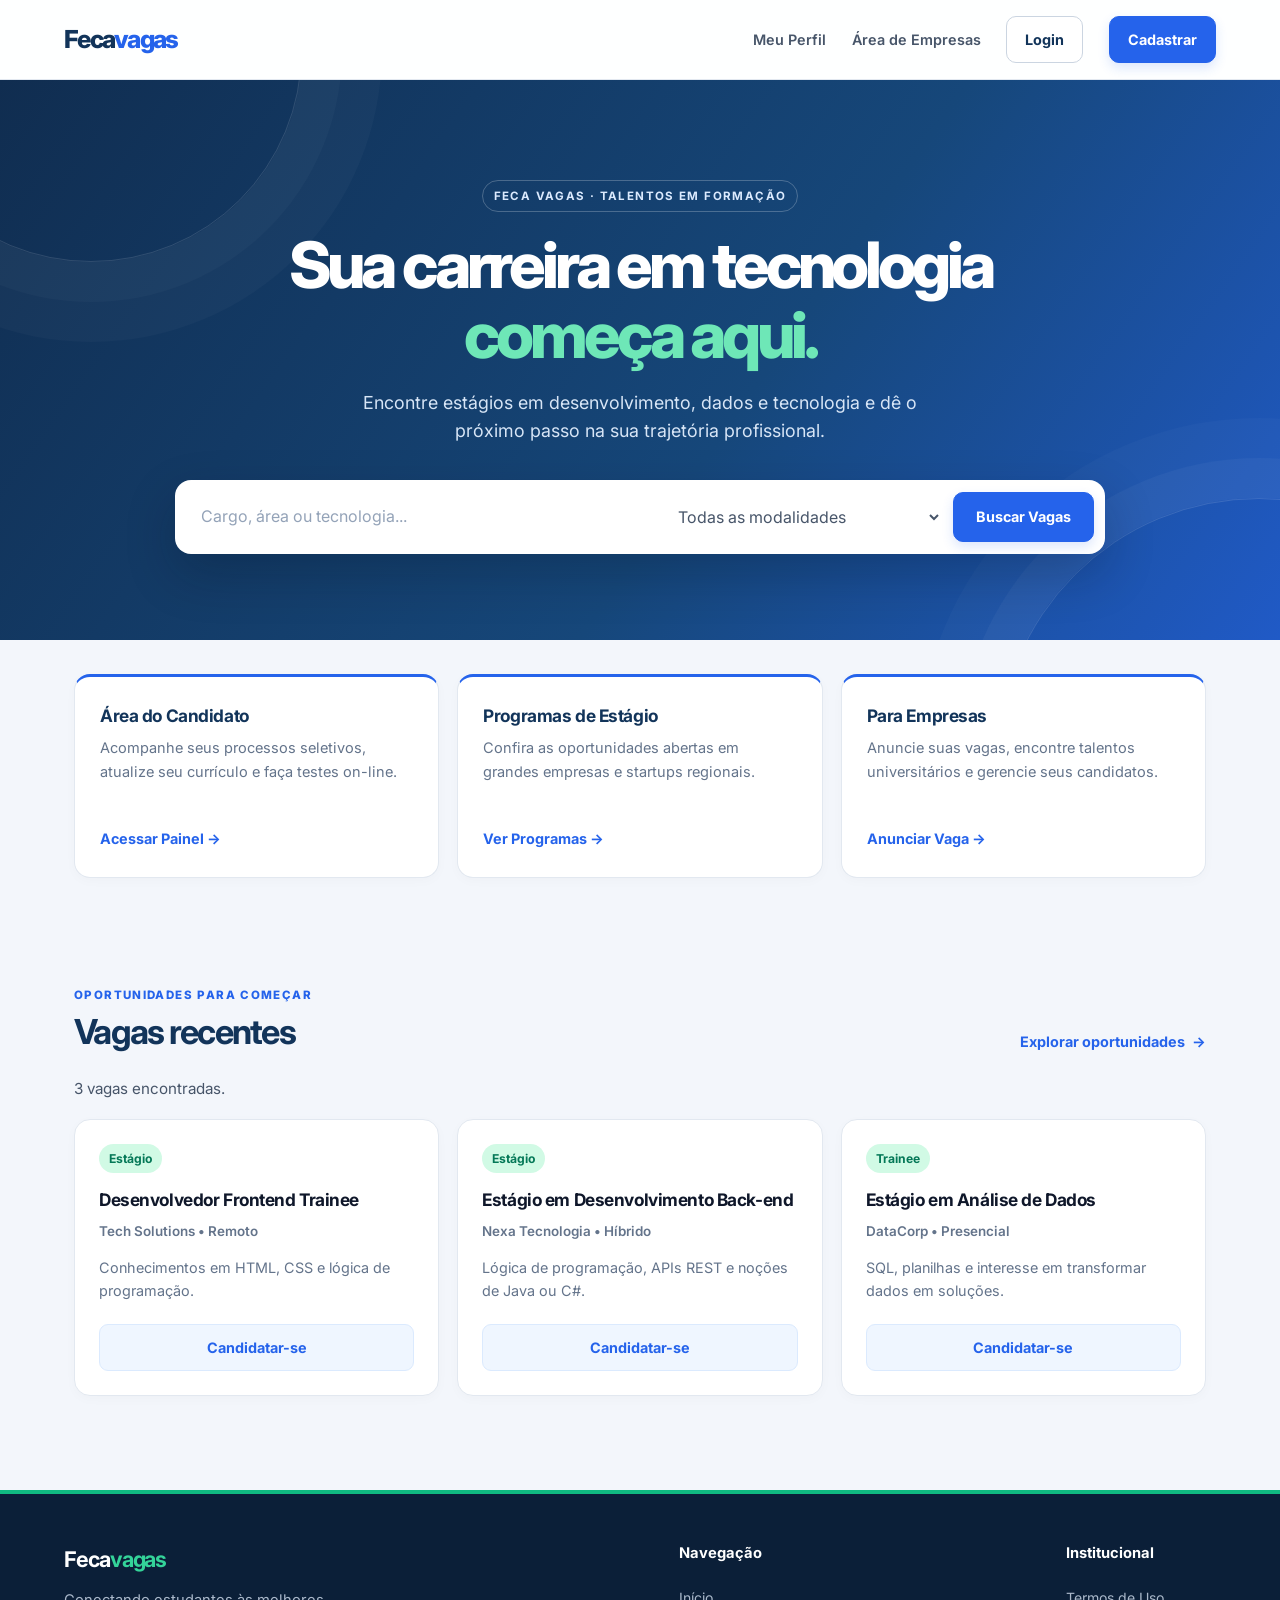
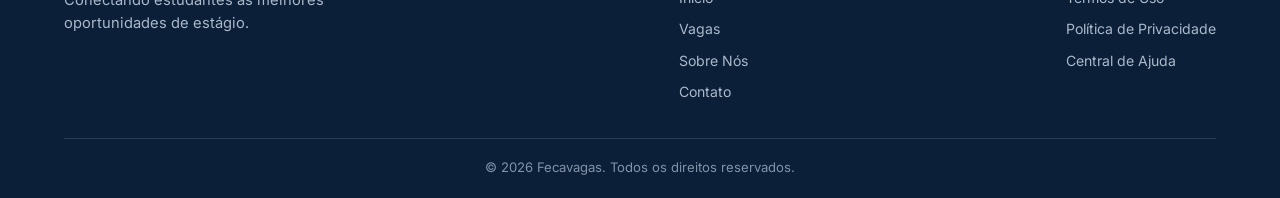
<file: index.html>
<!DOCTYPE html>
<html lang="pt-BR">
<head>
    <meta charset="UTF-8">
    <meta name="viewport" content="width=device-width, initial-scale=1.0">
    <link rel="stylesheet" href="css/style.css">
    <link rel="stylesheet" href="css/home.css">
    <title>Fecavagas | Portal de Estágios</title>
</head>
<body>

    <header class="topo">
        <a href="index.html" class="logo">Feca<span>vagas</span></a>
    
        <nav class="menu">
            <a href="perfil.html">Meu Perfil</a>
            <a href="#">Área de Empresas</a>
            <a href="login.html" class="btn-secundario">Login</a>
            <a href="#" class="btn-primario">Cadastrar</a>
        </nav>
    </header>

    <main>

        <!-- SEÇÃO HERO / ÁREA DE BUSCA -->
        <section class="hero">
            <span class="hero-etiqueta">FECA VAGAS · TALENTOS EM FORMAÇÃO</span>
            <h1>Sua carreira em tecnologia<br><span>começa aqui.</span></h1>
            <p>Encontre estágios em desenvolvimento, dados e tecnologia e dê o próximo passo na sua trajetória profissional.</p>
      
            <form class="busca-form" id="form-busca">
                <input id="termo-busca" type="search" aria-label="Buscar vagas por cargo, área ou tecnologia" placeholder="Cargo, área ou tecnologia...">
                <select id="filtro-modalidade" aria-label="Filtrar por modalidade">
                    <option value="">Todas as modalidades</option>
                    <option value="remoto">Remoto</option>
                    <option value="presencial">Presencial</option>
                    <option value="hibrido">Híbrido</option>
                </select>
                <button type="submit" class="btn-primario">Buscar Vagas</button>
            </form>
        </section>

    <!-- ATALHOS PARA OS DIVERSOS MÓDULOS -->
        <section class="modulos" aria-label="Acesso rápido">
            <article class="card-modulo">
                <h2>Área do Candidato</h2>
                <p>Acompanhe seus processos seletivos, atualize seu currículo e faça testes on-line.</p>
                <a href="#" class="link-acao">Acessar Painel &rarr;</a>
            </article>

            <article class="card-modulo">
                <h2>Programas de Estágio</h2>
                <p>Confira as oportunidades abertas em grandes empresas e startups regionais.</p>
                <a href="#" class="link-acao">Ver Programas &rarr;</a>
            </article>

            <article class="card-modulo">
                <h2>Para Empresas</h2>
                <p>Anuncie suas vagas, encontre talentos universitários e gerencie seus candidatos.</p>
                <a href="#" class="link-acao">Anunciar Vaga &rarr;</a>
            </article>
        </section>


        <section class="vagas-destaque" id="vagas">
            <div class="secao-cabecalho">
                <div>
                    <span class="sobretitulo">OPORTUNIDADES PARA COMEÇAR</span>
                    <h2>Vagas recentes</h2>
                </div>
                <a href="#vagas" class="link-acao">Explorar oportunidades <span aria-hidden="true">&rarr;</span></a>
            </div>
      
            <p id="mensagem-busca" class="mensagem-busca" role="status" aria-live="polite"></p>
            <section class="grid-vagas" id="lista-vagas">
                <article class="card-vaga">
                    <span class="tag">Estágio</span>
                    <h3>Desenvolvedor Frontend Trainee</h3>
                    <p class="empresa">Tech Solutions • Remoto</p>
                    <p class="requisitos">Conhecimentos em HTML, CSS e lógica de programação.</p>
                    <a href="#" class="btn-detalhes">Candidatar-se</a>
                </article>

                <article class="card-vaga">
                    <span class="tag">Estágio</span>
                    <h3>Estágio em Desenvolvimento Back-end</h3>
                    <p class="empresa">Nexa Tecnologia <span aria-hidden="true">•</span> Híbrido</p>
                    <p class="requisitos">Lógica de programação, APIs REST e noções de Java ou C#.</p>
                    <a href="#" class="btn-detalhes">Candidatar-se</a>
                </article>

                <article class="card-vaga">
                    <span class="tag">Trainee</span>
                    <h3>Estágio em Análise de Dados</h3>
                    <p class="empresa">DataCorp <span aria-hidden="true">•</span> Presencial</p>
                    <p class="requisitos">SQL, planilhas e interesse em transformar dados em soluções.</p>
                    <a href="#" class="btn-detalhes">Candidatar-se</a>
                </article>
            </section>
        </section>

    </main>

    <footer class="rodape">
        <div class="rodape-conteudo">
    
            <div class="rodape-info">
                <h3>Feca<span>vagas</span></h3>
                <p>Conectando estudantes às melhores oportunidades de estágio.</p>
            </div>

            <nav class="rodape-nav">
                <h4>Navegação</h4>
                <a href="index.html">Início</a>
                <a href="#">Vagas</a>
                <a href="#">Sobre Nós</a>
                <a href="#">Contato</a>
            </nav>

            <nav class="rodape-nav">
                <h4>Institucional</h4>
                <a href="#">Termos de Uso</a>
                <a href="#">Política de Privacidade</a>
                <a href="#">Central de Ajuda</a>
            </nav>

        </div>

        <p class="rodape-copyright">&copy; 2026 Fecavagas. Todos os direitos reservados.</p>
    </footer>

    <script src="js/busca.js"></script>
</body>
</html>
</file>
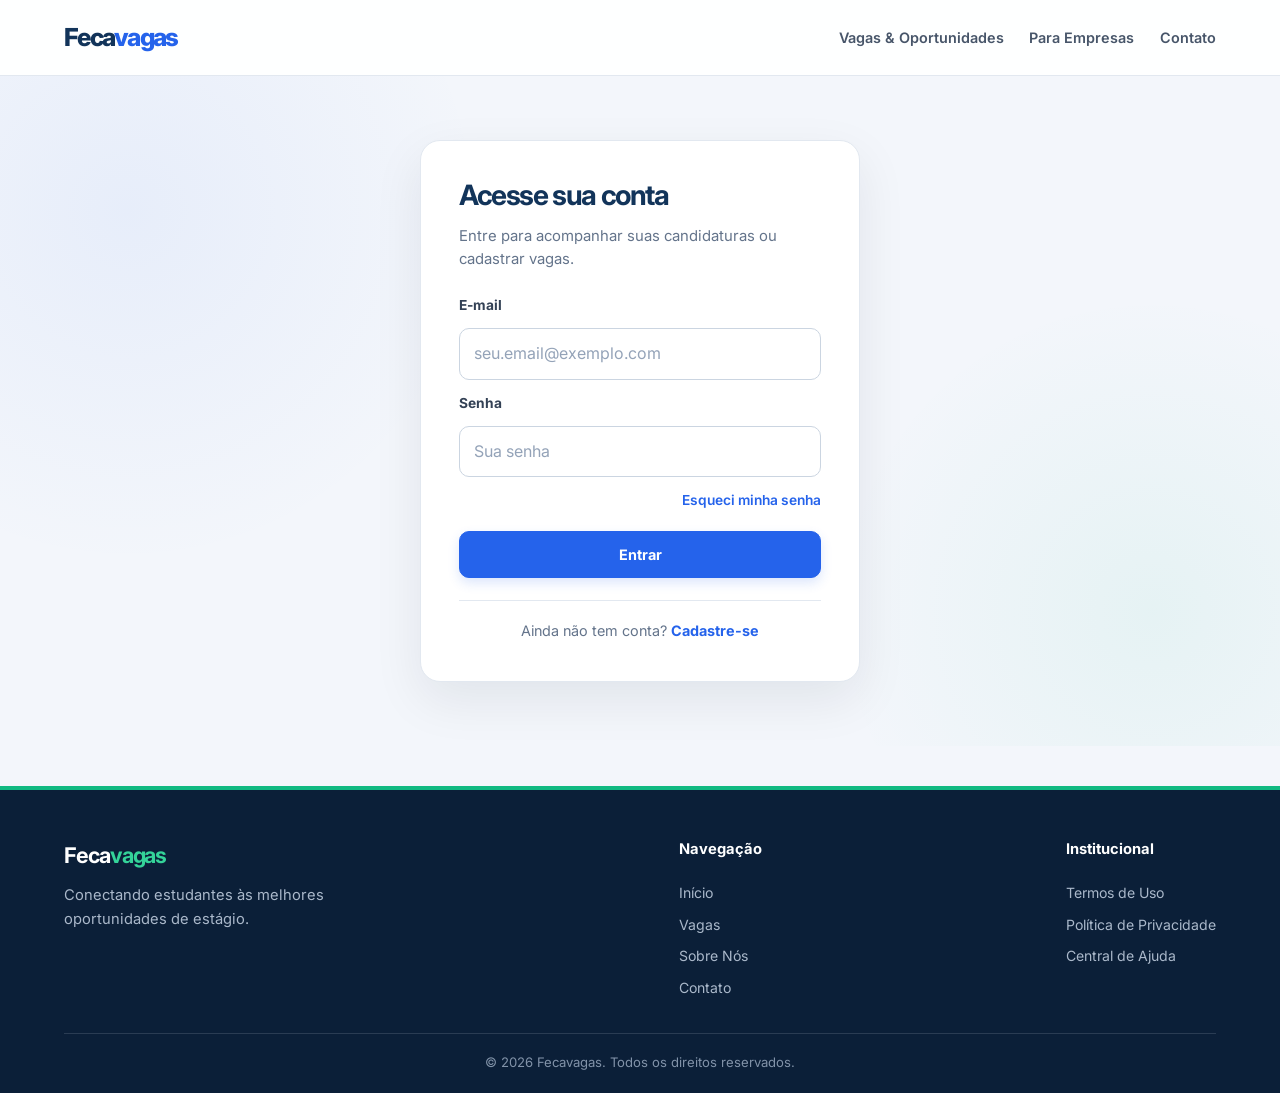
<file: login.html>
<!DOCTYPE html>
<html lang="pt-BR">
<head>
    <meta charset="UTF-8">
    <meta name="viewport" content="width=device-width, initial-scale=1.0">
    <link rel="stylesheet" href="css/style.css">
    <link rel="stylesheet" href="css/login.css">
    <title>Fecavagas | Login</title>
</head>
<body>

    <header class="topo">

        <a href="index.html" class="logo">Feca<span>vagas</span></a>
    
        <nav class="menu">
            <a href="#">Vagas & Oportunidades</a>
            <a href="#">Para Empresas</a>
            <a href="#">Contato</a>
        </nav>

    </header>

    <main class="login-secao">
        <form class="login-card">
            <h2>Acesse sua conta</h2>
            <p class="login-subtitulo">Entre para acompanhar suas candidaturas ou cadastrar vagas.</p>

            <label for="email">E-mail</label>
            <input type="email" id="email" placeholder="seu.email@exemplo.com" required>

            <label for="senha">Senha</label>
            <input type="password" id="senha" placeholder="Sua senha" required>

            <a href="#" class="link-esqueci">Esqueci minha senha</a>

            <button type="submit" class="btn-primario btn-entrar">Entrar</button>

            <p class="cadastro-prompt">
            Ainda não tem conta? <a href="cadastro.html">Cadastre-se</a>
            </p>
        </form>
    </main>

    <footer class="rodape">
        <div class="rodape-conteudo">
    
            <div class="rodape-info">
                <h3>Feca<span>vagas</span></h3>
                <p>Conectando estudantes às melhores oportunidades de estágio.</p>
            </div>

            <nav class="rodape-nav">
                <h4>Navegação</h4>
                <a href="index.html">Início</a>
                <a href="#">Vagas</a>
                <a href="#">Sobre Nós</a>
                <a href="#">Contato</a>
            </nav>

            <nav class="rodape-nav">
                <h4>Institucional</h4>
                <a href="#">Termos de Uso</a>
                <a href="#">Política de Privacidade</a>
                <a href="#">Central de Ajuda</a>
            </nav>

        </div>

        <p class="rodape-copyright">&copy; 2026 Fecavagas. Todos os direitos reservados.</p>
    </footer>
</body>
</html>
</file>
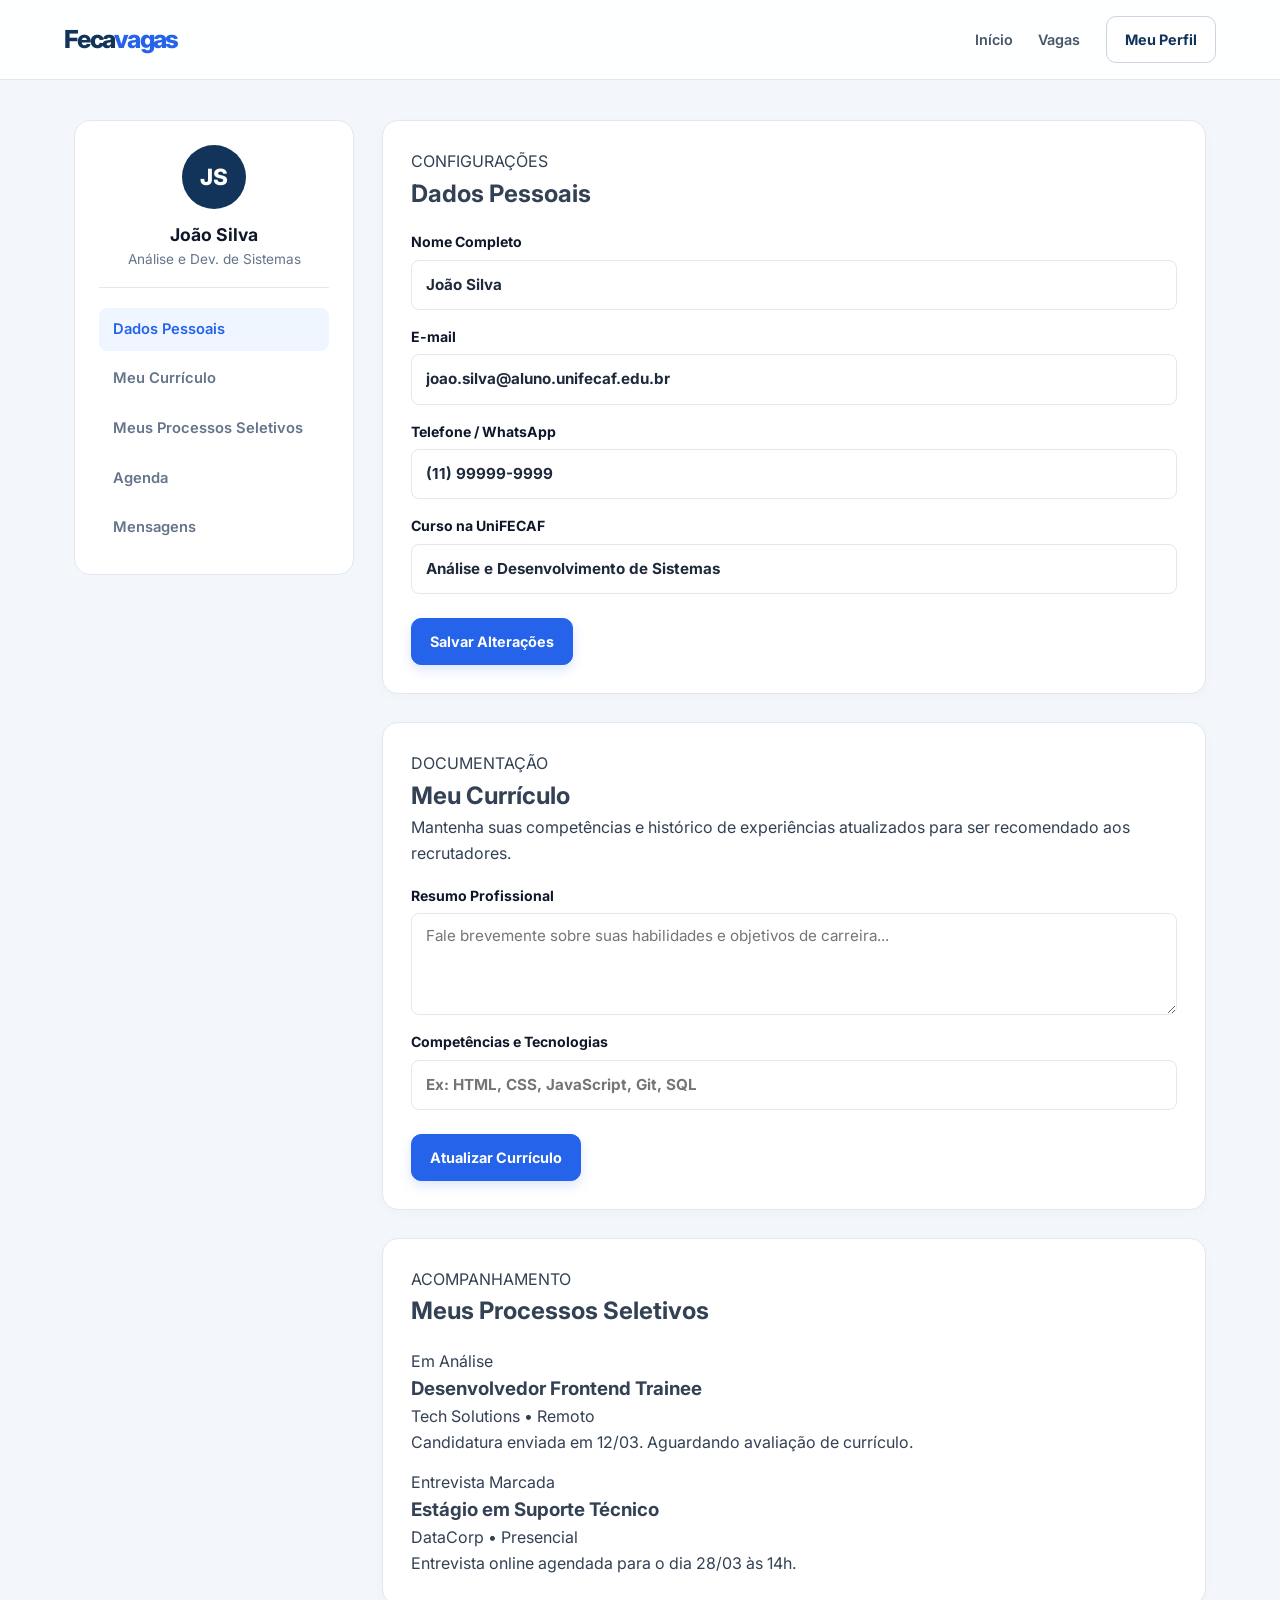
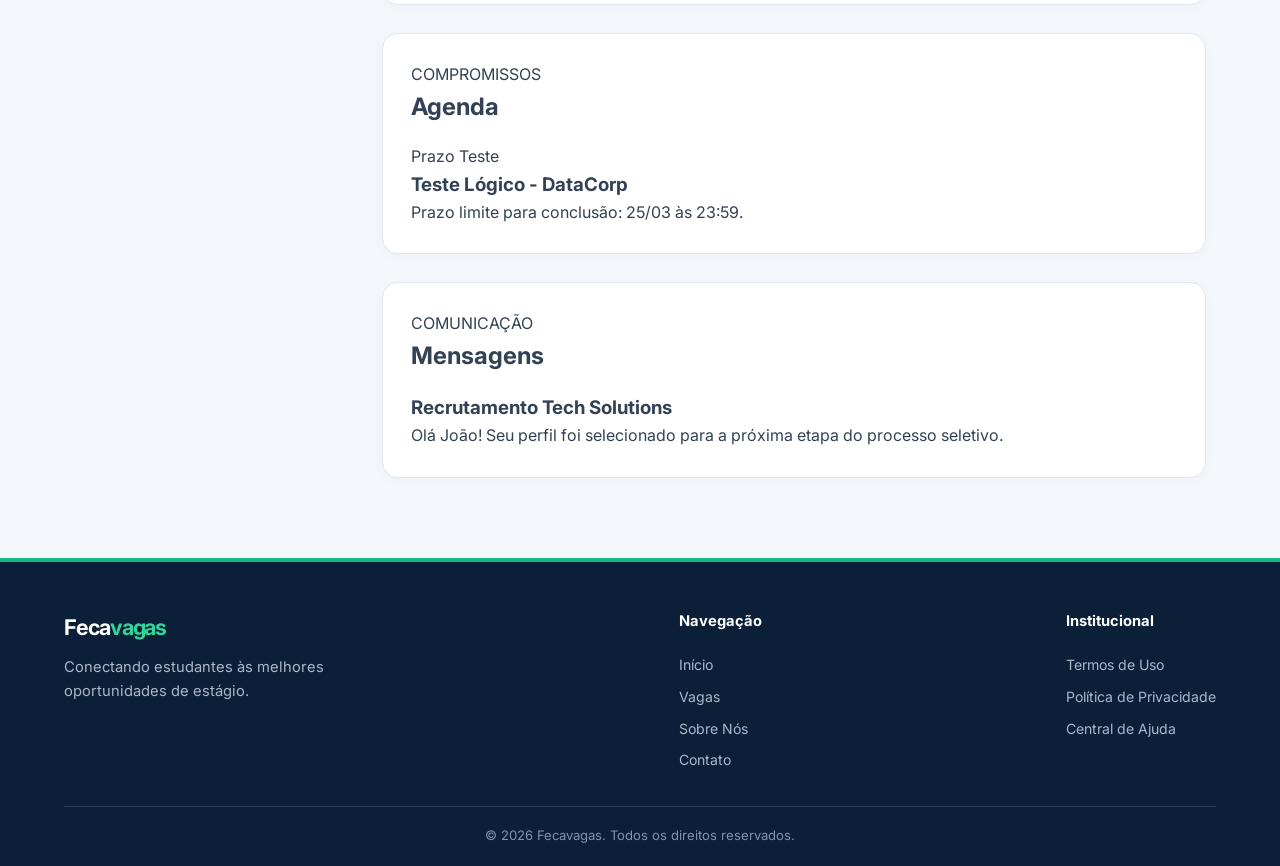
<file: perfil.html>
<!DOCTYPE html>
<html lang="pt-BR">
<head>
  <meta charset="UTF-8">
  <meta name="viewport" content="width=device-width, initial-scale=1.0">
  <title>Fecavagas | Perfil do Candidato</title>
  <link rel="stylesheet" href="css/style.css">
  <link rel="stylesheet" href="css/perfil.css">
</head>
<body>

  <!-- CABEÇALHO -->
  <header class="topo">
    <a href="index.html" class="logo">Feca<span>vagas</span></a>
    <nav class="menu">
      <a href="index.html">Início</a>
      <a href="#">Vagas</a>
      <a href="perfil.html" class="btn-secundario">Meu Perfil</a>
    </nav>
  </header>

  <!-- ÁREA DO PERFIL / DASHBOARD -->
  <main class="perfil-container">
    
    <!-- MENU LATERAL DE ABAS -->
    <aside class="perfil-menu">
      <header class="usuario-resumo">
        <div class="avatar">JS</div>
        <h3>João Silva</h3>
        <p>Análise e Dev. de Sistemas</p>
      </header>

      <nav class="abas-nav">
        <a href="#dados" class="aba-link ativa">Dados Pessoais</a>
        <a href="#curriculo" class="aba-link">Meu Currículo</a>
        <a href="#processos" class="aba-link">Meus Processos Seletivos</a>
        <a href="#agenda" class="aba-link">Agenda</a>
        <a href="#mensagens" class="aba-link">Mensagens</a>
      </nav>
    </aside>

    <!-- CONTEÚDO DAS ABAS -->
    <section class="perfil-conteudo">

      <!-- ABA: DADOS PESSOAIS -->
      <article id="dados" class="painel-card">
        <header class="secao-cabecalho">
          <div>
            <span class="sobretitulo">CONFIGURAÇÕES</span>
            <h2>Dados Pessoais</h2>
          </div>
        </header>

        <form class="form-perfil">
          <label>
            Nome Completo
            <input type="text" value="João Silva" required>
          </label>

          <label>
            E-mail
            <input type="email" value="joao.silva@aluno.unifecaf.edu.br" required>
          </label>

          <label>
            Telefone / WhatsApp
            <input type="tel" value="(11) 99999-9999">
          </label>

          <label>
            Curso na UniFECAF
            <input type="text" value="Análise e Desenvolvimento de Sistemas">
          </label>

          <button type="submit" class="btn-primario">Salvar Alterações</button>
        </form>
      </article>

      <!-- ABA: MEU CURRÍCULO -->
      <article id="curriculo" class="painel-card">
        <header class="secao-cabecalho">
          <div>
            <span class="sobretitulo">DOCUMENTAÇÃO</span>
            <h2>Meu Currículo</h2>
          </div>
        </header>
        
        <p class="requisitos">Mantenha suas competências e histórico de experiências atualizados para ser recomendado aos recrutadores.</p>
        
        <form class="form-perfil">
          <label>
            Resumo Profissional
            <textarea rows="4" placeholder="Fale brevemente sobre suas habilidades e objetivos de carreira..."></textarea>
          </label>

          <label>
            Competências e Tecnologias
            <input type="text" placeholder="Ex: HTML, CSS, JavaScript, Git, SQL">
          </label>

          <button type="submit" class="btn-primario">Atualizar Currículo</button>
        </form>
      </article>

      <!-- ABA: MEUS PROCESSOS SELETIVOS -->
      <article id="processos" class="painel-card">
        <header class="secao-cabecalho">
          <div>
            <span class="sobretitulo">ACOMPANHAMENTO</span>
            <h2>Meus Processos Seletivos</h2>
          </div>
        </header>

        <section class="lista-processos">
          <article class="card-vaga">
            <span class="tag">Em Análise</span>
            <h3>Desenvolvedor Frontend Trainee</h3>
            <p class="empresa">Tech Solutions • Remoto</p>
            <p class="requisitos">Candidatura enviada em 12/03. Aguardando avaliação de currículo.</p>
          </article>

          <article class="card-vaga">
            <span class="tag">Entrevista Marcada</span>
            <h3>Estágio em Suporte Técnico</h3>
            <p class="empresa">DataCorp • Presencial</p>
            <p class="requisitos">Entrevista online agendada para o dia 28/03 às 14h.</p>
          </article>
        </section>
      </article>

      <!-- ABA: AGENDA -->
      <article id="agenda" class="painel-card">
        <header class="secao-cabecalho">
          <div>
            <span class="sobretitulo">COMPROMISSOS</span>
            <h2>Agenda</h2>
          </div>
        </header>

        <section class="lista-agenda">
          <article class="card-vaga">
            <span class="tag">Prazo Teste</span>
            <h3>Teste Lógico - DataCorp</h3>
            <p class="requisitos">Prazo limite para conclusão: 25/03 às 23:59.</p>
          </article>
        </section>
      </article>

      <!-- ABA: MENSAGENS -->
      <article id="mensagens" class="painel-card">
        <header class="secao-cabecalho">
          <div>
            <span class="sobretitulo">COMUNICAÇÃO</span>
            <h2>Mensagens</h2>
          </div>
        </header>

        <section class="lista-mensagens">
          <article class="card-vaga">
            <h3>Recrutamento Tech Solutions</h3>
            <p class="requisitos">Olá João! Seu perfil foi selecionado para a próxima etapa do processo seletivo.</p>
          </article>
        </section>
      </article>

    </section>
  </main>

  <!-- RODAPÉ -->
    <footer class="rodape">
        <div class="rodape-conteudo">
    
            <div class="rodape-info">
                <h3>Feca<span>vagas</span></h3>
                <p>Conectando estudantes às melhores oportunidades de estágio.</p>
            </div>

            <nav class="rodape-nav">
                <h4>Navegação</h4>
                <a href="index.html">Início</a>
                <a href="#">Vagas</a>
                <a href="#">Sobre Nós</a>
                <a href="#">Contato</a>
            </nav>

            <nav class="rodape-nav">
                <h4>Institucional</h4>
                <a href="#">Termos de Uso</a>
                <a href="#">Política de Privacidade</a>
                <a href="#">Central de Ajuda</a>
            </nav>

        </div>

        <p class="rodape-copyright">&copy; 2026 Fecavagas. Todos os direitos reservados.</p>
    </footer>

</body>
</html>
</file>
<file: css/style.css>
/* FecaVagas — estilos globais */
@import url('https://fonts.googleapis.com/css2?family=Inter:wght@400;500;600;700;800&display=swap');

:root {
  --azul: #12345a;
  --azul-acao: #2563eb;
  --azul-acao-hover: #1d4ed8;
  --verde: #10b981;
  --verde-claro: #d1fae5;
  --fundo: #f3f6fb;
  --superficie: #ffffff;
  --escuro: #0f172a;
  --texto: #334155;
  --texto-suave: #64748b;
  --borda: #e2e8f0;
  --sombra-card: 0 12px 32px rgba(15, 23, 42, 0.06);
  --raio: 16px;
}

* {
  margin: 0;
  padding: 0;
  box-sizing: border-box;
}

html { scroll-behavior: smooth; }

body {
  background: var(--fundo);
  color: var(--texto);
  font-family: 'Inter', Arial, sans-serif;
  line-height: 1.6;
  -webkit-font-smoothing: antialiased;
}

a { color: inherit; text-decoration: none; }

button, input, select { font: inherit; }

button, a, input, select { -webkit-tap-highlight-color: transparent; }

a:focus-visible, button:focus-visible, input:focus-visible, select:focus-visible {
  outline: 3px solid rgba(37, 99, 235, 0.35);
  outline-offset: 3px;
}

/* Cabeçalho */
.topo {
  min-height: 76px;
  background: rgba(255, 255, 255, 0.96);
  padding: 16px clamp(20px, 5vw, 72px);
  display: flex;
  justify-content: space-between;
  align-items: center;
  gap: 24px;
  border-bottom: 1px solid var(--borda);
  position: relative;
  z-index: 5;
}

.logo {
  font-size: 1.55rem;
  letter-spacing: -0.07em;
  font-weight: 800;
  color: var(--azul);
  white-space: nowrap;
}

.logo span { color: var(--azul-acao); }

.menu {
  display: flex;
  align-items: center;
  justify-content: flex-end;
  gap: clamp(12px, 2vw, 28px);
}

.menu > a:not(.btn-primario):not(.btn-secundario) {
  font-size: 0.9rem;
  color: #475569;
  font-weight: 600;
  transition: color 160ms ease;
}

.menu > a:not(.btn-primario):not(.btn-secundario):hover { color: var(--azul-acao); }

/* Botões */
.btn-primario, .btn-secundario {
  min-height: 44px;
  padding: 11px 18px;
  border-radius: 10px;
  font-size: 0.9rem;
  font-weight: 700;
  cursor: pointer;
  display: inline-flex;
  align-items: center;
  justify-content: center;
  text-align: center;
  transition: transform 160ms ease, background 160ms ease, box-shadow 160ms ease;
}

.btn-primario {
  background: var(--azul-acao);
  color: #fff;
  border: 1px solid var(--azul-acao);
  box-shadow: 0 5px 12px rgba(37, 99, 235, 0.16);
}

.btn-primario:hover {
  background: var(--azul-acao-hover);
  transform: translateY(-1px);
  box-shadow: 0 8px 18px rgba(37, 99, 235, 0.22);
}

.btn-secundario {
  border: 1px solid #cbd5e1;
  color: var(--azul);
  background: #fff;
}

.btn-secundario:hover { background: #f8fafc; border-color: #94a3b8; }

/* Rodapé */
.rodape {
  margin-top: 40px;
  background: #0b1f38;
  color: #aab8ca;
  padding: 48px clamp(20px, 5vw, 72px) 20px;
  border-top: 4px solid var(--verde);
}

.rodape-conteudo {
  display: flex;
  justify-content: space-between;
  gap: 36px;
  max-width: 1180px;
  margin: 0 auto;
  flex-wrap: wrap;
}

.rodape-info { max-width: 310px; }

.rodape-info h3, .rodape-nav h4 {
  color: #fff;
  margin-bottom: 12px;
}

.rodape-info h3 {
  font-size: 1.35rem;
  letter-spacing: -0.05em;
}

.rodape-info h3 span { color: #34d399; }

.rodape-info p { color: #aab8ca; font-size: 0.92rem; }

.rodape-nav { display: flex; flex-direction: column; gap: 9px; }

.rodape-nav h4 { font-size: 0.92rem; }

.rodape-nav a {
  font-size: 0.88rem;
  color: #aab8ca;
  transition: color 160ms ease;
}

.rodape-nav a:hover { color: #6ee7b7; }

.rodape-copyright {
  max-width: 1180px;
  text-align: center;
  margin: 34px auto 0;
  padding-top: 18px;
  border-top: 1px solid rgba(203, 213, 225, 0.16);
  font-size: 0.82rem;
  color: #8293a9;
}

@media (max-width: 760px) {
  .topo { align-items: flex-start; flex-direction: column; gap: 14px; }
  .menu { width: 100%; justify-content: flex-start; flex-wrap: wrap; gap: 10px 16px; }
  .menu > a:not(.btn-primario):not(.btn-secundario) { font-size: 0.86rem; }
  .rodape-conteudo { display: grid; grid-template-columns: repeat(2, minmax(0, 1fr)); }
  .rodape-info { grid-column: 1 / -1; }
}

@media (prefers-reduced-motion: reduce) {
  *, *::before, *::after { scroll-behavior: auto !important; transition-duration: 0.01ms !important; }
}
</file>
<file: css/home.css>
/* FecaVagas — página inicial */
.hero {
  position: relative;
  overflow: hidden;
  isolation: isolate;
  background: linear-gradient(125deg, #102d50 0%, #16477a 58%, #2563eb 120%);
  color: #fff;
  padding: clamp(58px, 8vw, 100px) 20px 86px;
  text-align: center;
}

.hero::before, .hero::after {
  content: "";
  position: absolute;
  z-index: -1;
  border: 1px solid rgba(255,255,255,0.13);
  border-radius: 50%;
  pointer-events: none;
}

.hero::before {
  width: 420px;
  height: 420px;
  top: -240px;
  left: -120px;
  box-shadow: 0 0 0 40px rgba(255,255,255,0.025), 0 0 0 80px rgba(255,255,255,0.025);
}

.hero::after {
  width: 520px;
  height: 520px;
  right: -240px;
  bottom: -380px;
  box-shadow: 0 0 0 40px rgba(255,255,255,0.035), 0 0 0 80px rgba(255,255,255,0.025);
}

.hero-etiqueta {
  display: inline-block;
  margin-bottom: 18px;
  padding: 6px 11px;
  border: 1px solid rgba(255,255,255,0.23);
  border-radius: 999px;
  color: #dbeafe;
  font-size: 0.72rem;
  font-weight: 700;
  letter-spacing: 0.12em;
}

.hero h1 {
  max-width: 850px;
  margin: 0 auto;
  font-size: clamp(2.25rem, 5vw, 4.1rem);
  line-height: 1.08;
  letter-spacing: -0.065em;
  font-weight: 800;
}

.hero h1 span { color: #6ee7b7; }

.hero > p {
  max-width: 620px;
  margin: 20px auto 0;
  color: #d7e5f6;
  font-size: clamp(1rem, 2vw, 1.12rem);
}

.busca-form {
  position: relative;
  z-index: 1;
  width: min(100%, 930px);
  margin: 34px auto 0;
  padding: 10px;
  display: flex;
  gap: 10px;
  align-items: center;
  background: #fff;
  border: 1px solid rgba(255,255,255,0.35);
  border-radius: 16px;
  box-shadow: 0 20px 50px rgba(4, 17, 35, 0.24);
}

.busca-form input, .busca-form select {
  min-width: 0;
  min-height: 50px;
  padding: 12px 14px;
  color: #1e293b;
  background: #fff;
  border: 1px solid transparent;
  border-radius: 9px;
  outline: none;
}

.busca-form input { flex: 1.7; }
.busca-form select { flex: 1; cursor: pointer; color: #475569; }

.busca-form input:focus, .busca-form select:focus {
  border-color: #93c5fd;
  background: #f8fbff;
}

.busca-form input::placeholder { color: #94a3b8; }

.busca-form .btn-primario {
  min-height: 50px;
  white-space: nowrap;
  padding-inline: 22px;
}

.modulos, .vagas-destaque {
  width: min(100%, 1220px);
  margin: 0 auto;
  padding: 54px clamp(20px, 4vw, 44px);
}

.modulos {
  display: grid;
  grid-template-columns: repeat(3, minmax(0, 1fr));
  gap: 18px;
  padding-top: 34px;
}

.card-modulo, .card-vaga {
  min-width: 0;
  background: var(--superficie);
  border: 1px solid var(--borda);
  border-radius: var(--raio);
  padding: 25px;
  box-shadow: 0 3px 12px rgba(15, 23, 42, 0.025);
  transition: transform 180ms ease, box-shadow 180ms ease, border-color 180ms ease;
}

.card-modulo:hover, .card-vaga:hover {
  transform: translateY(-4px);
  box-shadow: var(--sombra-card);
  border-color: #cbdaf0;
}

.card-modulo { border-top: 3px solid var(--azul-acao); }

.card-modulo h2 {
  color: var(--azul);
  font-size: 1.08rem;
  letter-spacing: -0.025em;
  margin-bottom: 8px;
}

.card-modulo p {
  color: var(--texto-suave);
  font-size: 0.91rem;
  min-height: 72px;
}

.link-acao {
  display: inline-flex;
  align-items: center;
  gap: 7px;
  margin-top: 18px;
  color: var(--azul-acao);
  font-size: 0.9rem;
  font-weight: 700;
}

.link-acao:hover { color: var(--azul-acao-hover); }

.secao-cabecalho {
  display: flex;
  align-items: end;
  justify-content: space-between;
  gap: 20px;
  margin-bottom: 24px;
}

.sobretitulo {
  display: block;
  margin-bottom: 7px;
  color: var(--azul-acao);
  font-size: 0.72rem;
  letter-spacing: 0.12em;
  font-weight: 800;
}

.vagas-destaque h2 {
  color: var(--azul);
  font-size: clamp(1.7rem, 3vw, 2.15rem);
  line-height: 1.2;
  letter-spacing: -0.05em;
}

.mensagem-busca {
  margin: 0 0 18px;
  color: #475569;
  font-size: 0.95rem;
}

.card-vaga[hidden] {
  display: none;
}

.grid-vagas {
  display: grid;
  grid-template-columns: repeat(3, minmax(0, 1fr));
  gap: 18px;
}

.card-vaga {
  display: flex;
  flex-direction: column;
  align-items: flex-start;
  padding: 24px;
}

.tag {
  display: inline-flex;
  align-items: center;
  background: var(--verde-claro);
  color: #047857;
  padding: 5px 10px;
  border-radius: 999px;
  font-weight: 700;
  font-size: 0.76rem;
  margin-bottom: 15px;
}

.card-vaga h3 {
  color: var(--escuro);
  font-size: 1.08rem;
  line-height: 1.4;
  letter-spacing: -0.025em;
  margin-bottom: 8px;
}

.empresa {
  color: var(--texto-suave);
  font-size: 0.84rem;
  font-weight: 600;
  margin-bottom: 14px;
}

.requisitos {
  color: #64748b;
  font-size: 0.9rem;
  flex: 1;
}

.btn-detalhes {
  width: 100%;
  display: inline-flex;
  align-items: center;
  justify-content: center;
  text-align: center;
  background: #eff6ff;
  border: 1px solid #dbeafe;
  padding: 11px 14px;
  margin-top: 22px;
  border-radius: 9px;
  color: var(--azul-acao);
  font-size: 0.9rem;
  font-weight: 700;
  transition: background 160ms ease, color 160ms ease, border-color 160ms ease;
}

.btn-detalhes:hover {
  background: var(--azul-acao);
  border-color: var(--azul-acao);
  color: #fff;
}

@media (max-width: 900px) {
  .modulos, .mensagem-busca {
  margin: 0 0 18px;
  color: #475569;
  font-size: 0.95rem;
}

.card-vaga[hidden] {
  display: none;
}

.grid-vagas { grid-template-columns: repeat(2, minmax(0, 1fr)); }
  .card-modulo p { min-height: auto; }
  .busca-form { flex-wrap: wrap; }
  .busca-form input { flex-basis: 45%; }
  .busca-form select { flex: 1; }
  .busca-form .btn-primario { flex-basis: 100%; }
}

@media (max-width: 600px) {
  .hero { padding: 54px 18px 62px; }
  .hero h1 { font-size: clamp(2.15rem, 11vw, 3rem); }
  .hero > p { font-size: 0.98rem; }
  .busca-form { padding: 9px; gap: 8px; margin-top: 26px; }
  .busca-form input, .busca-form select { flex-basis: 100%; width: 100%; }
  .busca-form .btn-primario { width: 100%; }
  .modulos, .mensagem-busca {
  margin: 0 0 18px;
  color: #475569;
  font-size: 0.95rem;
}

.card-vaga[hidden] {
  display: none;
}

.grid-vagas { grid-template-columns: 1fr; }
  .modulos { padding-top: 22px; }
  .modulos, .vagas-destaque { padding-inline: 18px; }
  .card-modulo, .card-vaga { padding: 22px; }
  .secao-cabecalho { align-items: flex-start; flex-direction: column; gap: 0; }
  .secao-cabecalho .link-acao { margin-top: 10px; }
}
</file>
<file: css/login.css>
/* FecaVagas — tela de login */
.login-secao {
  display: flex;
  justify-content: center;
  align-items: center;
  padding: 64px 20px;
  min-height: calc(100vh - 250px);
  background:
    radial-gradient(circle at 10% 20%, rgba(37, 99, 235, 0.06), transparent 28%),
    radial-gradient(circle at 90% 80%, rgba(16, 185, 129, 0.06), transparent 25%),
    var(--fundo);
}

.login-card {
  background: #fff;
  border: 1px solid var(--borda);
  border-radius: 20px;
  padding: clamp(26px, 5vw, 38px);
  width: 100%;
  max-width: 440px;
  display: flex;
  flex-direction: column;
  gap: 12px;
  box-shadow: 0 18px 50px rgba(15, 23, 42, 0.08);
}

.login-card h2 {
  color: var(--azul);
  font-size: 1.75rem;
  line-height: 1.2;
  letter-spacing: -0.05em;
}

.login-subtitulo {
  font-size: 0.93rem;
  color: var(--texto-suave);
  margin-bottom: 10px;
}

.login-card label {
  font-weight: 700;
  font-size: 0.86rem;
  color: #334155;
}

.login-card input {
  min-height: 48px;
  padding: 12px 14px;
  border-radius: 10px;
  border: 1px solid #cbd5e1;
  color: var(--escuro);
  background: #fff;
  outline: none;
  transition: border-color 160ms ease, box-shadow 160ms ease;
}

.login-card input::placeholder { color: #94a3b8; }

.login-card input:focus {
  border-color: var(--azul-acao);
  box-shadow: 0 0 0 3px rgba(37, 99, 235, 0.12);
}

.link-esqueci {
  font-size: 0.86rem;
  color: var(--azul-acao);
  align-self: flex-end;
  margin-top: 0;
  font-weight: 600;
}

.link-esqueci:hover { text-decoration: underline; }

.btn-entrar { width: 100%; margin-top: 8px; }

.cadastro-prompt {
  text-align: center;
  font-size: 0.9rem;
  color: var(--texto-suave);
  margin-top: 10px;
  padding-top: 18px;
  border-top: 1px solid var(--borda);
}

.cadastro-prompt a { color: var(--azul-acao); font-weight: 700; }
.cadastro-prompt a:hover { text-decoration: underline; }

@media (max-width: 600px) {
  .login-secao { padding: 36px 16px; }
  .login-card { border-radius: 16px; }
}
</file>
<file: css/perfil.css>
/* --- TELA DE PERFIL / DASHBOARD --- */
.perfil-container {
  width: min(100%, 1220px);
  margin: 0 auto;
  padding: 40px clamp(20px, 4vw, 44px);
  display: grid;
  grid-template-columns: 280px 1fr;
  gap: 28px;
  align-items: start;
}

/* MENUS E ABAS LATERAIS */
.perfil-menu {
  background: var(--superficie);
  border: 1px solid var(--borda);
  border-radius: var(--raio);
  padding: 24px;
  display: flex;
  flex-direction: column;
  gap: 20px;
}

.usuario-resumo {
  text-align: center;
  padding-bottom: 16px;
  border-bottom: 1px solid var(--borda);
}

.avatar {
  width: 64px;
  height: 64px;
  background: var(--azul);
  color: #fff;
  font-size: 1.4rem;
  font-weight: 800;
  border-radius: 50%;
  display: flex;
  align-items: center;
  justify-content: center;
  margin: 0 auto 12px;
}

.usuario-resumo h3 {
  color: var(--escuro);
  font-size: 1.1rem;
}

.usuario-resumo p {
  color: var(--texto-suave);
  font-size: 0.85rem;
}

.abas-nav {
  display: flex;
  flex-direction: column;
  gap: 6px;
}

.aba-link {
  padding: 10px 14px;
  border-radius: 8px;
  color: var(--texto-suave);
  font-size: 0.92rem;
  font-weight: 600;
  transition: all 160ms ease;
}

.aba-link:hover, .aba-link.ativa {
  background: #eff6ff;
  color: var(--azul-acao);
}

/* ÁREA DE CONTEÚDO */
.perfil-conteudo {
  display: flex;
  flex-direction: column;
  gap: 28px;
}

.painel-card {
  background: var(--superficie);
  border: 1px solid var(--borda);
  border-radius: var(--raio);
  padding: 28px;
  box-shadow: 0 3px 12px rgba(15, 23, 42, 0.025);
}

/* FORMULÁRIO DE EDICÃO */
.form-perfil {
  display: flex;
  flex-direction: column;
  gap: 16px;
  margin-top: 18px;
}

.form-perfil label {
  display: flex;
  flex-direction: column;
  gap: 6px;
  font-size: 0.88rem;
  font-weight: 700;
  color: var(--escuro);
}

.form-perfil input, 
.form-perfil textarea {
  padding: 12px 14px;
  border: 1px solid var(--borda);
  border-radius: 8px;
  outline: none;
  font-family: inherit;
  font-size: 0.95rem;
  color: #1e293b;
}

.form-perfil input:focus, 
.form-perfil textarea:focus {
  border-color: #93c5fd;
  background: #f8fbff;
}

.form-perfil .btn-primario {
  align-self: flex-start;
  margin-top: 8px;
}

/* LISTAS DE CARDS DENTRO DO PERFIL */
.lista-processos, .lista-agenda, .lista-mensagens {
  display: flex;
  flex-direction: column;
  gap: 14px;
  margin-top: 18px;
}

/* RESPONSIVIDADE */
@media (max-width: 850px) {
  .perfil-container {
    grid-template-columns: 1fr;
  }
}
</file>
